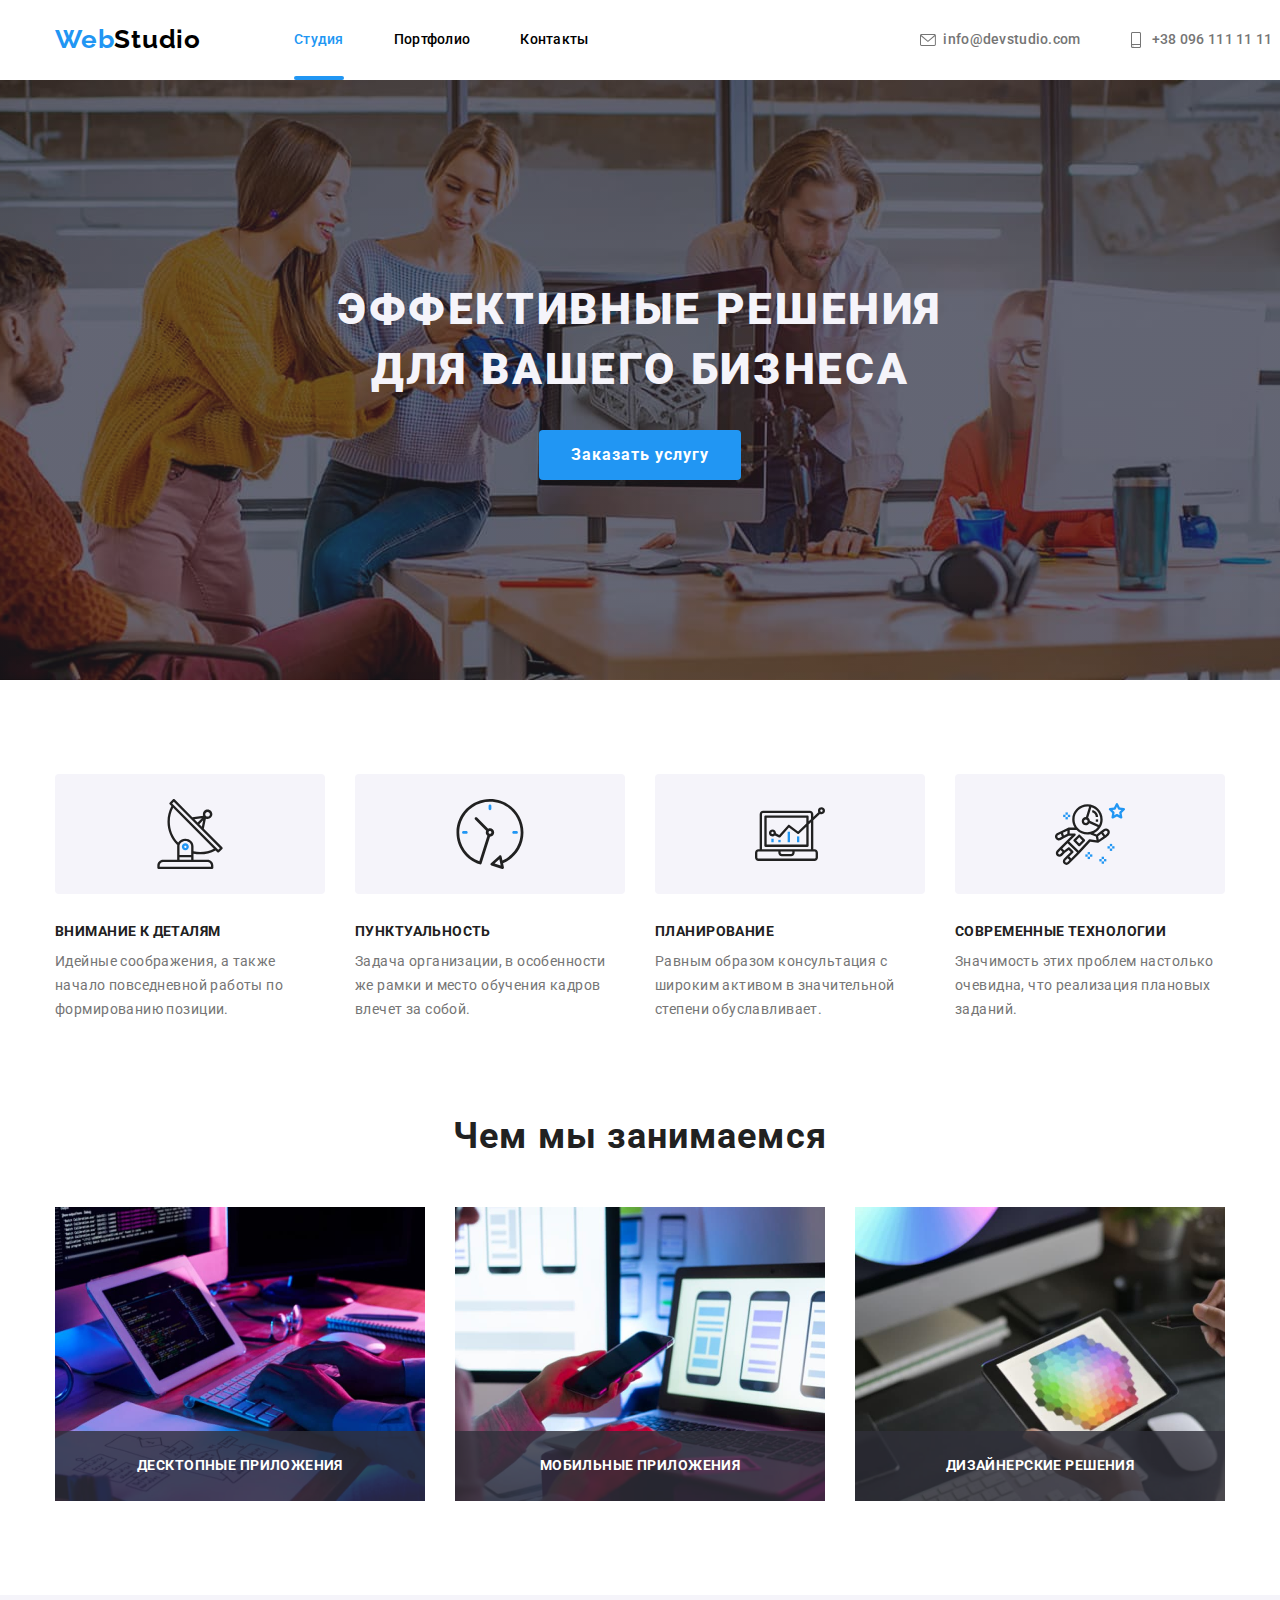
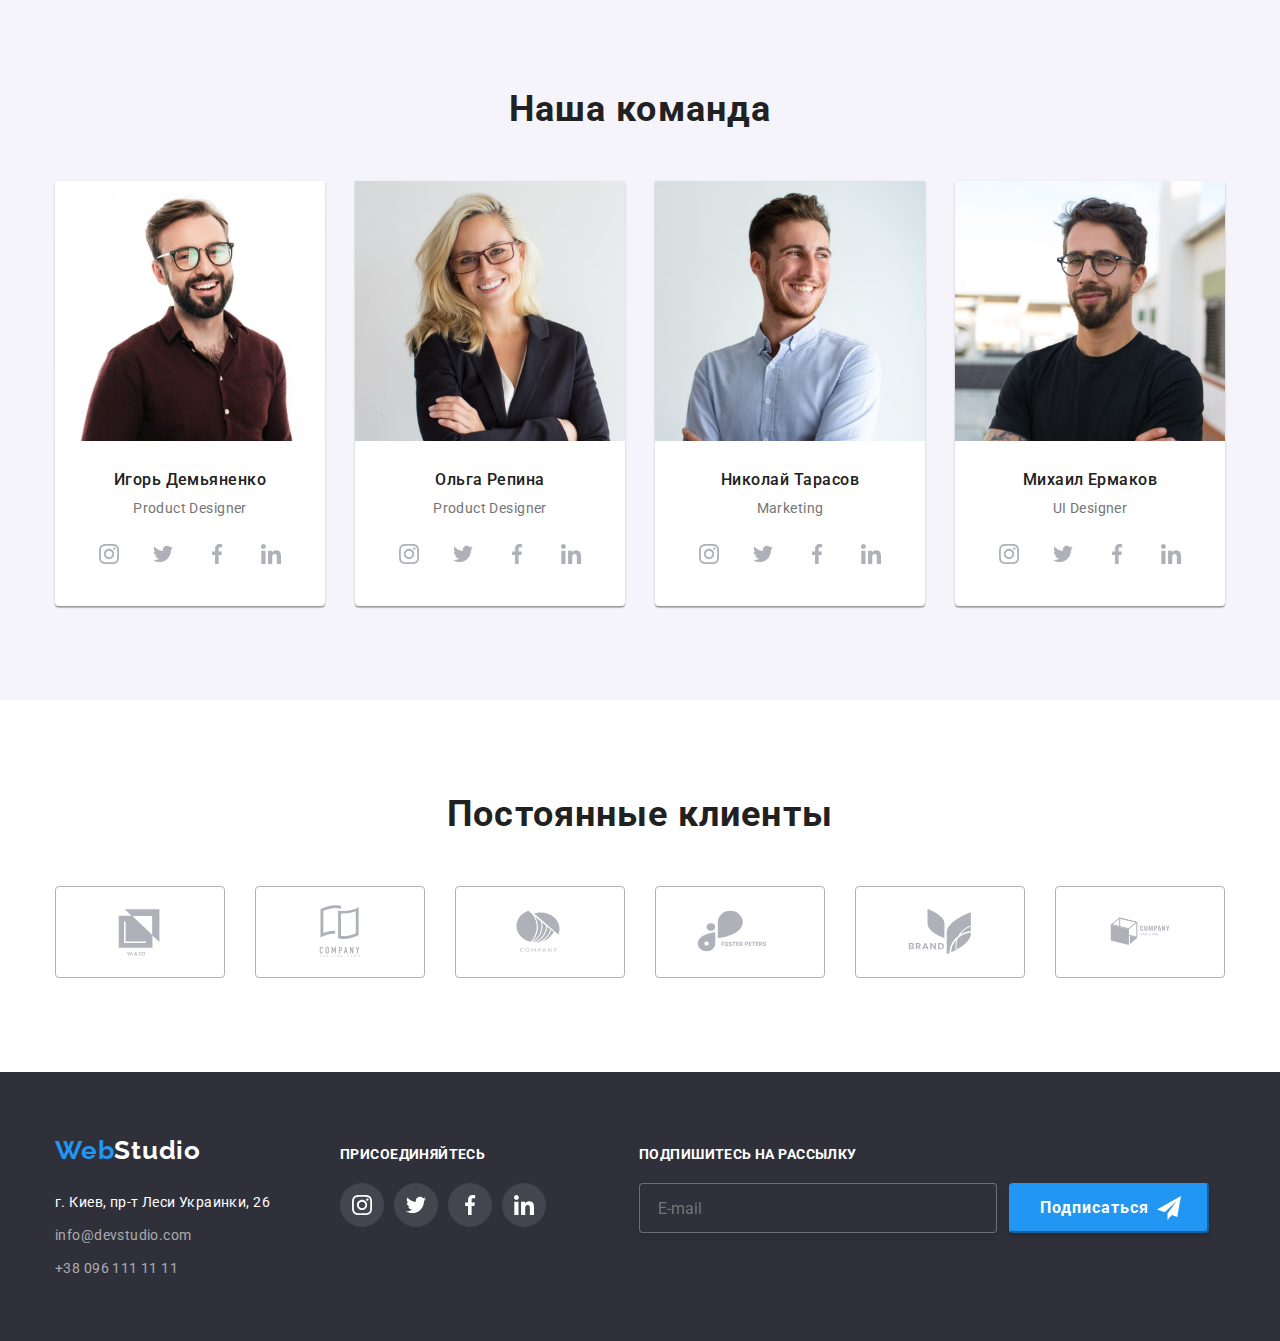
<file: index.html>
<!DOCTYPE html>
<html lang="ru">

<head>
    <meta charset="UTF-8">
    <meta http-equiv="X-UA-Compatible" content="IE=edge">
    <meta name="viewport" content="width=device-width, initial-scale=1.0">
    <title>Web Studio</title>
    <link rel="preconnect" href="https://fonts.googleapis.com">
    <link rel="preconnect" href="https://fonts.gstatic.com" crossorigin>
    <link
        href="https://fonts.googleapis.com/css2?family=Raleway:wght@700&family=Roboto:wght@400;500;700;900&display=swap"
        rel="stylesheet">
    <link rel="stylesheet"
        href="https://cdnjs.cloudflare.com/ajax/libs/modern-normalize/1.0.0/modern-normalize.min.css" />
    <link rel="stylesheet" href="./css/styles.css">
</head>

<body>
    <!--Header-->
    <header class="header line">
        <div class="head container">
            <nav class="header-nav">
                <a class="logo" href="./index.html"><span class="style-web">Web</span>Studio</a>
                <ul class="menu">
                    <li class="links-item"><a class="link-current" href="./index.html">Студия</a></li>
                    <li class="links-item"><a class="link" href="./portfolio.html">Портфолио</a></li>
                    <li class="links-item"><a class="link" href="#">Контакты</a></li>
                </ul>
            </nav>
            <ul class="contacts">
                <li class="links-item">
                    <a class="link-mail" href="mailto:info@devstudio.com"><svg class="mail-icon" width="16" height="12">
                            <use href="./images/icons.svg#icon-envelope"></use>
                        </svg>info@devstudio.com
                    </a>
                </li>
                <li class="links-item">
                    <a class="link-tel" href="tel:+380961111111"><svg class="tel-icon" width="10" height="16">
                            <use href="./images/icons.svg#icon-smartphone"></use>
                        </svg>+38 096 111 11 11
                    </a>
                </li>
            </ul>
        </div>
    </header>
    <!--MainText-->
    <main>
        <section class="hero section">
            <div class="main container">
                <h1 class="hero-text">Эффективные решения для вашего бизнеса</h1>
                <button class="button" type="button" data-modal-open>Заказать услугу</button>
            </div>
            <div class="backdrop is-hidden" data-modal>
                <div class="modal">
                    <button type="button" class="modal-close-btn" data-modal-close>
                        <svg class="icon-closeblack" width="18" height="18">
                            <use xlink:href="./images/icons.svg#icon-closeblack"></use>
                        </svg>
                    </button>
                    <p class="modal-title">Оставьте свои данные, мы вам перезвоним</p>
                    <form class="form" name="signup_form" autocomplete="on" novalidate>
                        <div class="form-group" role="group">
                        
                        <div class="modal-field">
                            <label for="user-name" class="modal-label">Имя</label>
                            <div class="modal-field-wrap">
                                <input 
                                class="modal-input" 
                                type="text" 
                                name="user-name" 
                                id="user-name"            
                                autofocus />
                                <svg class="modal-icon" width="18" height="18">
                                    <use href="./images/icons.svg#icon-person"></use>
                                </svg>
                            </div>
                        </div>
                        
                        <div class="modal-field">
                            <label for="user-tel" class="modal-label">Телефон</label>
                            <div class="modal-field-wrap">
                                <input 
                                class="modal-input" 
                                type="tel" 
                                name="phone_number" 
                                id="user-tel" />
                                <svg class="modal-icon" width="18" height="18">
                                    <use href="./images/icons.svg#icon-phone"></use>
                                </svg>
                            </div>
                        </div>
                        <div class="modal-field">
                            <label for="user-email" class="modal-label">Почта</label>
                            <div class="modal-field-wrap">
                                <input 
                                class="modal-input" 
                                type="email" 
                                name="e-mail" 
                                id="user-email"/>
                                <svg class="modal-icon" width="18" height="18">
                                    <use href="./images/icons.svg#icon-email"></use>
                                </svg>
                            </div>
                        </div>
                        <div class="modal-field">
                            <label for="feedback" class="modal-label">Комментарий</label>
                            <div class="modal-field-wrap">
                                <textarea 
                                class="modal-text" 
                                name="feedback" 
                                id="feedback" 
                                placeholder="Введите текст"
                                ></textarea>
                            </div>
                        </div>                
                        <div class="modal-field">
                            <input 
                            class="modal-check visually-hidden" 
                            type="checkbox" 
                            name="privacy" 
                            id="privacy" 
                            value="privacy" />
                            <label for="privacy" class="check-text">
                                <span>
                                    <svg class="check-icon" width="11" height="8">
                                        <use href="./images/icons.svg#icon-check"></use>
                                    </svg>
                                </span>Соглашаюсь с рассылкой и принимаю                   
                                <a href="" class="agreement">Условия договора</a>
                            </label>
                        </div>
                        
                        <button class="submit-btn" type="submit">Отправить</button>
                        </div>
                    </form>
                </div>
            </div>
        </section>
        <!--feature-->
        <section class="feature section">
            <div class="feature container">
                <h2 class="visually-hidden">Преимущества</h2>

                <ul class="feature-list">
                    
                    <li class="feature-item">
                        <div class="feature-icon-list">
                            <svg class="feature-icon" width="70" height="70">
                                <use href="./images/icons.svg#icon-antenna"></use></svg>
                        </div>
                        <h3 class="title">Внимание к деталям</h3>
                        <p class="text">Идейные соображения, а также начало повседневной работы по формированию позиции.
                        </p>
                    </li>
                    <li class="feature-item">
                        <div class="feature-icon-list">
                            <svg class="feature-icon" width="70" height="70">
                                <use href="./images/icons.svg#icon-clock"></use></svg>
                        </div>
                        <h3 class="title">Пунктуальность</h3>
                        <p class="text">Задача организации, в особенности же рамки и место обучения кадров влечет за
                            собой.
                        </p>
                    </li>
                    <li class="feature-item">
                        <div class="feature-icon-list">
                            <svg class="feature-icon" width="70" height="70">
                                <use href="./images/icons.svg#icon-diagram"></use></svg>
                        </div>
                        <h3 class="title">Планирование</h3>
                        <p class="text">Равным образом консультация с широким активом в значительной степени
                            обуславливает.
                        </p>
                    </li>
                    <li class="feature-item">
                        <div class="feature-icon-list">
                            <svg class="feature-icon" width="70" height="70">
                                <use href="./images/icons.svg#icon-astronaut"></use></svg>
                        </div>
                        <h3 class="title">Современные технологии</h3>
                        <p class="text">Значимость этих проблем настолько очевидна, что реализация плановых заданий.</p>
                    </li>
                </ul>
            </div>
        </section>
        <!--What-we-do-->
        <section class="project section">
            <div class="project container">
                <h2 class="project-title">Чем мы занимаемся</h2>
                <ul class="project-list">                    
                    <li class="project-item">
                        <div class="project-top-wrap">
                        <img src="./images/whatwedo1.jpg" alt="Десктопные приложения" width="370"
                            height="294">
                        <p class="project-top-text">Десктопные приложения</p>
                        </div>
                    </li>
                    <li class="project-item">
                        <div class="project-top-wrap">
                            <img src="./images/whatwedo2.jpg" alt="Мобильные приложения" width="370"
                            height="294">
                            <p class="project-top-text">Мобильные приложения</p>
                        </div>
                    </li>
                    <li class="project-item">
                        <div class="project-top-wrap">
                            <img src="./images/whatwedo3.jpg" alt="Дизайнерские решения" width="370"
                            height="294">
                            <p class="project-top-text">Дизайнерские решения</p>
                        </div>
                    </li>
                </ul>
            </div>
        </section>
        <!--OurTeam-->
        <section class="team section">
            <div class="team container">
                <h2 class="team-title">Наша команда</h2>
                <ul class="team-list">
                    <li class="team-item"><img class="team-img" src="./images/ihordemyanenko.jpg"
                            alt="первый член команды Игорь Демьяненко" width="270">
                        <h3 class="name-title">Игорь Демьяненко</h3>
                        <p class="position-text">Product Designer</p>
                        <div class="team-social">
                            <ul class="social-list">
                            <li class="social-item">
                                <a href="" class="team-social-link">
                                    <svg class="social-icon" width="20" height="20">
                                        <use href="./images/icons.svg#icon-instagram">
                                        </use>
                                    </svg>
                                </a>
                            </li>
                            <li class="social-item">
                                <a href="" class="team-social-link">
                                    <svg class="social-icon" width="20" height="20">
                                        <use href="./images/icons.svg#icon-twitter"></use>
                                    </svg>
                                </a>
                            </li>
                            <li class="social-item">
                                <a href="" class="team-social-link">
                                    <svg class="social-icon" width="20" height="20">
                                        <use href="./images/icons.svg#icon-facebook"></use>
                                    </svg>
                                </a>
                            </li>
                            <li class="social-item">
                                <a href="" class="team-social-link">
                                    <svg class="social-icon" width="20" height="20">
                                        <use href="./images/icons.svg#icon-linkedin"></use>
                                    </svg>
                                </a>
                            </li>
                            </ul>
                        </div>
                    </li>
                    <li class="team-item"><img class="team-img" src="./images/olharepina.jpg"
                            alt="второй член команды Ольга Репина" width="270">
                        <h3 class="name-title">Ольга Репина</h3>
                        <p class="position-text">Product Designer</p>
                        <div class="team-social">
                            <ul class="social-list">
                                <li class="social-item">
                                    <a href="" class="team-social-link">
                                        <svg class="social-icon" width="20" height="20">
                                            <use href="./images/icons.svg#icon-instagram"></use>
                                        </svg>
                                    </a>
                                </li>
                                <li class="social-item">
                                    <a href="" class="team-social-link">
                                        <svg class="social-icon" width="20" height="20">
                                            <use href="./images/icons.svg#icon-twitter"></use>
                                        </svg>
                                    </a>
                                </li>
                                <li class="social-item">
                                    <a href="" class="team-social-link">
                                        <svg class="social-icon" width="20" height="20">
                                            <use href="./images/icons.svg#icon-facebook"></use>
                                        </svg>
                                    </a>
                                </li>
                                <li class="social-item">
                                    <a href="" class="team-social-link">
                                        <svg class="social-icon" width="20" height="20">
                                            <use href="./images/icons.svg#icon-linkedin"></use>
                                        </svg>
                                    </a>
                                </li>
                            </ul>
                        </div>
                    </li>
                    <li class="team-item"><img class="team-img" src="./images/mykolatarasov.jpg"
                            alt="третий член команды Николай Тарасов" width="270">
                        <h3 class="name-title">Николай Тарасов</h3>
                        <p class="position-text">Marketing</p>
                        <div class="team-social">
                            <ul class="social-list">
                                <li class="social-item">
                                    <a href="" class="team-social-link">
                                        <svg class="social-icon" width="20" height="20">
                                            <use href="./images/icons.svg#icon-instagram"></use>
                                        </svg>
                                    </a>
                                </li>
                                <li class="social-item">
                                    <a href="" class="team-social-link">
                                        <svg class="social-icon" width="20" height="20">
                                            <use href="./images/icons.svg#icon-twitter"></use>
                                        </svg>
                                    </a>
                                </li>
                                <li class="social-item">
                                    <a href="" class="team-social-link">
                                        <svg class="social-icon" width="20" height="20">
                                            <use href="./images/icons.svg#icon-facebook"></use>
                                        </svg>
                                    </a>
                                </li>
                                <li class="social-item">
                                    <a href="" class="team-social-link">
                                        <svg class="social-icon" width="20" height="20">
                                            <use href="./images/icons.svg#icon-linkedin"></use>
                                        </svg>
                                    </a>
                                </li>
                            </ul>
                        </div>
                    </li>
                    <li class="team-item"><img class="team-img" src="./images/mihayloermakov.jpg"
                            alt="четвертый член команды Михаил Ермаков" width="270">
                        <h3 class="name-title">Михаил Ермаков</h3>
                        <p class="position-text">UI Designer</p>
                        <div class="team-social">
                            <ul class="social-list">
                                <li class="social-item">
                                    <a href="" class="team-social-link">
                                        <svg class="social-icon" width="20" height="20">
                                            <use href="./images/icons.svg#icon-instagram"></use>
                                        </svg>
                                    </a>
                                </li>
                                <li class="social-item">
                                    <a href="" class="team-social-link">
                                        <svg class="social-icon" width="20" height="20">
                                            <use href="./images/icons.svg#icon-twitter"></use>
                                        </svg>
                                    </a>
                                </li>
                                <li class="social-item">
                                    <a href="" class="team-social-link">
                                        <svg class="social-icon" width="20" height="20">
                                            <use href="./images/icons.svg#icon-facebook"></use>
                                        </svg>
                                    </a>
                                </li>
                                <li class="social-item">
                                    <a href="" class="team-social-link">
                                        <svg class="social-icon" width="20" height="20">
                                            <use href="./images/icons.svg#icon-linkedin"></use>
                                        </svg>
                                    </a>
                                </li>
                            </ul>
                        </div>
                    </li>
                </ul>
            </div>
        </section>
        <section class="clients section">
            <div class="clients container">
                <h2 class="clients-title">Постоянные клиенты</h2>
                    <ul class="clients-list">
                        <li class="clients-item">
                        <a href="" class="clients-link">
                            <svg class="clients-icon" width="106" height="60">
                                <use href="./images/icons.svg#icon-logocompany1"></use>
                            </svg>
                        </a>
                        </li>
                        <li class="clients-item">
                            <a href="" class="clients-link">
                                <svg class="clients-icon" width="106" height="60">
                                    <use href="./images/icons.svg#icon-logocompany2"></use>
                                </svg>
                            </a>
                        </li>
                        <li class="clients-item">
                            <a href="" class="clients-link">
                                <svg class="clients-icon" width="106" height="60">
                                    <use href="./images/icons.svg#icon-logocompany3"></use>
                                </svg>
                            </a>
                        </li>
                        <li class="clients-item">
                            <a href="" class="clients-link">
                                <svg class="clients-icon" width="106" height="60">
                                    <use href="./images/icons.svg#icon-logocompany4"></use>
                                </svg>
                            </a>
                        </li>
                        <li class="clients-item">
                            <a href="" class="clients-link">
                                <svg class="clients-icon" width="106" height="60">
                                    <use href="./images/icons.svg#icon-logocompany5"></use>
                                </svg>
                            </a>
                        </li>
                        <li class="clients-item">
                            <a href="" class="clients-link">
                                <svg class="clients-icon" width="106" height="60">
                                    <use href="./images/icons.svg#icon-logocompany6"></use>
                                </svg>
                            </a>
                        </li>
                    </ul>
                
            </div>
        </section>
    </main>
    <!--Footer-->
    <footer class="footer">
        <div class="footer container">
            <div class="footer-address"><a class="logo" href="./index.html"><span class="style-web">Web</span>Studio</a>
            <!--Address-->
            <address class="address-footer">
                <ul class="address-list">
                    <li class="address-item">
                        <a class="address-map"
                            href="https://www.google.com/maps/place/%D0%B1%D1%83%D0%BB.+%D0%9B%D0%B5%D1%81%D0%B8+%D0%A3%D0%BA%D1%80%D0%B0%D0%B8%D0%BD%D0%BA%D0%B8,+26,+%D0%9A%D0%B8%D0%B5%D0%B2,+02000/@50.4265807,30.5361971,17z/data=!3m1!4b1!4m5!3m4!1s0x40d4cf0e033ecbe9:0x57a4dffefec77da0!8m2!3d50.4265807!4d30.5383858">г.
                            Киев, пр-т Леси Украинки, 26</a>
                    </li>
                    <li class="address-item"><a class="address-mail"
                            href="mailto:info@devstudio.com">info@devstudio.com</a>
                    </li>
                    <li class="address-item"><a class="address-tel" href="tel:+380961111111">+38 096 111 11 11</a></li>
                </ul>                
            </address>
            </div>
            <div class="footer-social">
                <p class="footer-join">присоединяйтесь</p>
                <ul class="footer-social-list">
                    <li class="footer-social-item">
                        <a href="" class="footer-social-link">
                            <svg class="footer-social-icon" width="20" height="20">
                                <use href="./images/icons.svg#icon-instagram"></use>
                            </svg>
                        </a>
                    </li>
                    <li class="footer-social-item">
                        <a href="" class="footer-social-link">
                            <svg class="footer-social-icon" width="20" height="20">
                                <use href="./images/icons.svg#icon-twitter"></use>
                            </svg>
                        </a>
                    </li>
                    <li class="footer-social-item">
                        <a href="" class="footer-social-link">
                            <svg class="footer-social-icon" width="20" height="20">
                                <use href="./images/icons.svg#icon-facebook"></use>
                            </svg>
                        </a>
                    </li>
                    <li class="footer-social-item">
                        <a href="" class="footer-social-link">
                            <svg class="footer-social-icon" width="20" height="20">
                                <use href="./images/icons.svg#icon-linkedin"></use>
                            </svg>
                        </a>
                    </li>
                </ul>
            </div>
            <div class="subscription">
                <p class="footer-join">Подпишитесь на рассылку</p>
                <form>
                    <label 
                    for="footer-user-email" 
                    class="footer-label"
                    ></label>
                    <div class="footer-field-wrap">
                        <input 
                        class="footer-input" 
                        type="email" 
                        name="e-mail" 
                        id="footer-user-email"
                        placeholder="E-mail"
                        />
                        <div class="footer-submit">
                        <button class="footer-submit-btn" type="submit">Подписаться</button>
                        <svg class="footer-icon-send" width="24" height="24">
                            <use href="./images/icons.svg#icon-send"></use>
                        </svg>
                        </div>
                    </div>
                </form>
            </div>
        
        </div>
    </footer>
    
    <script src="./js/modal.js"></script>
</body>

</html>
</file>
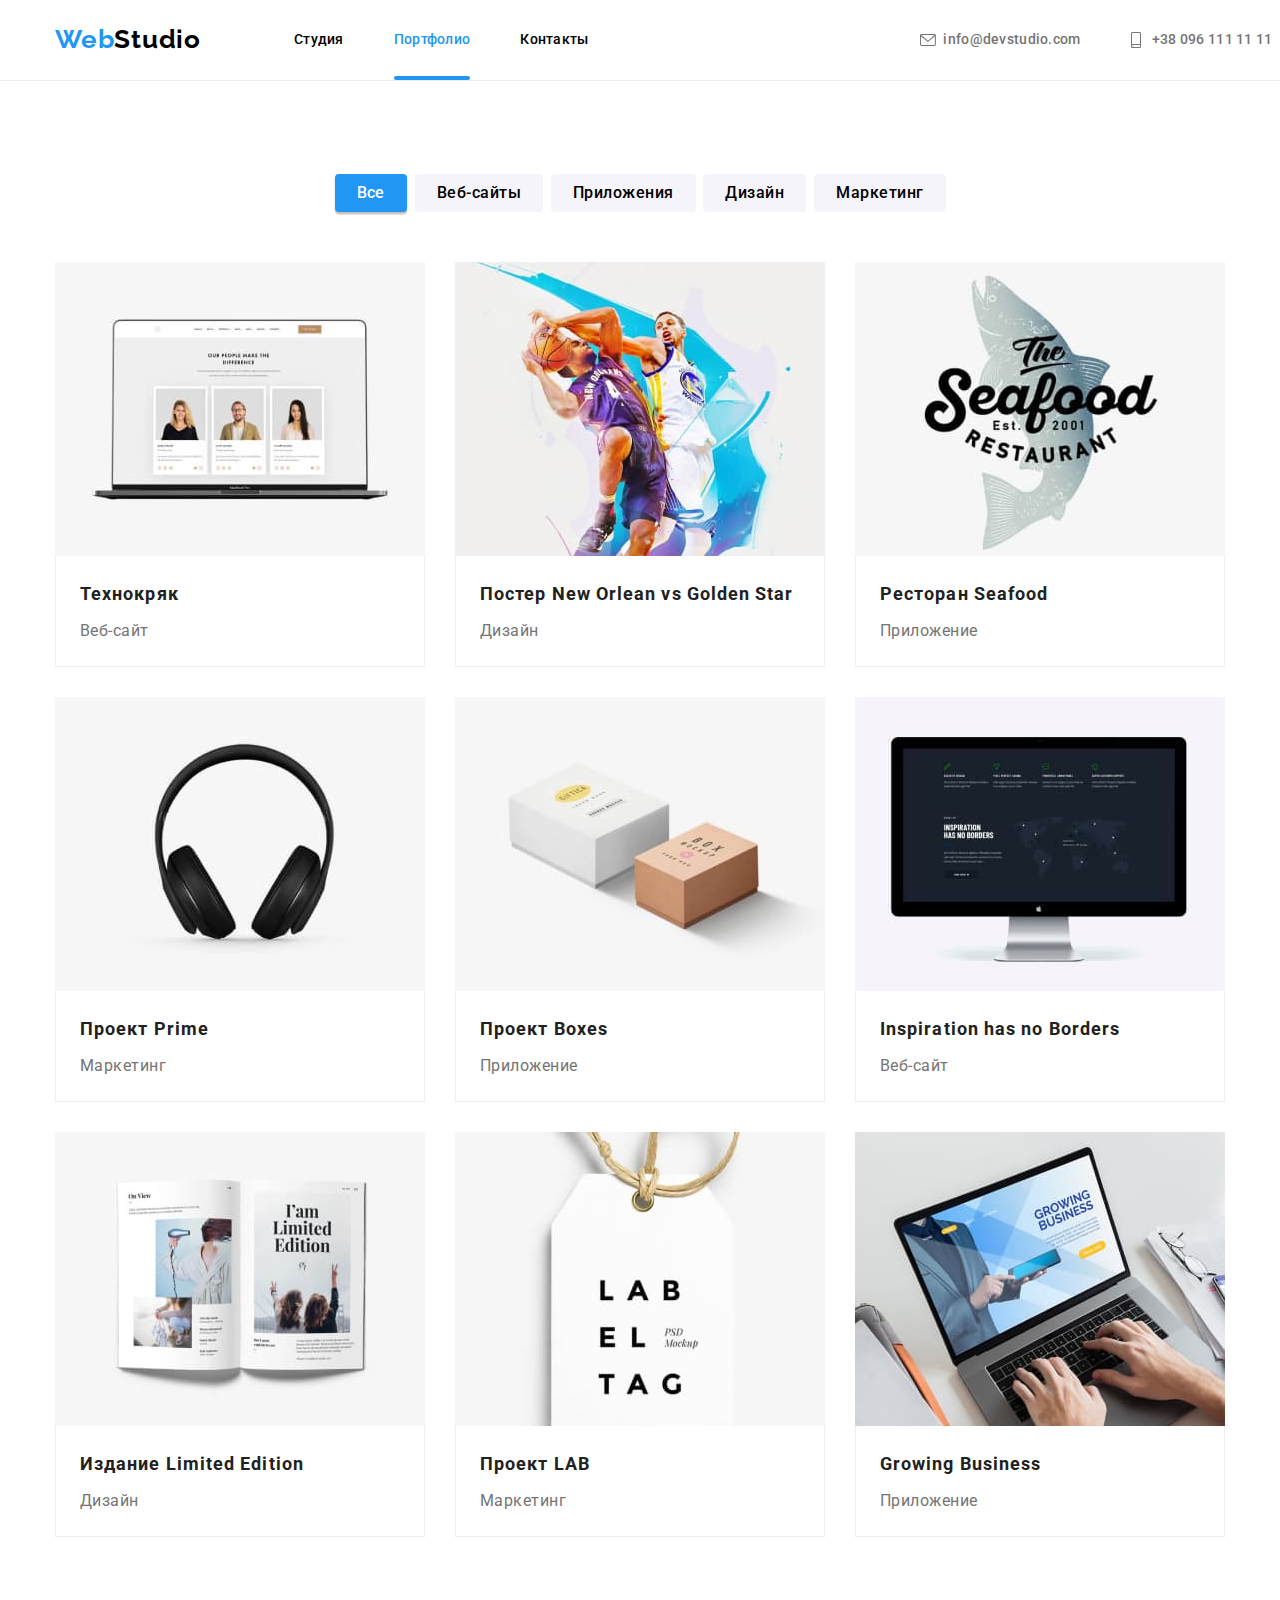
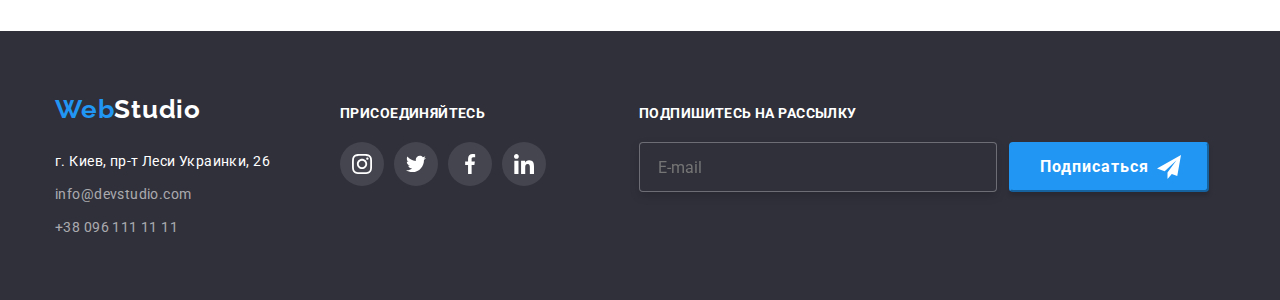
<file: portfolio.html>
<!DOCTYPE html>
<html lang="ru">

<head>
    <meta charset="UTF-8">
    <meta http-equiv="X-UA-Compatible" content="IE=edge">
    <meta name="viewport" content="width=device-width, initial-scale=1.0">
    <title>Portfolio</title>
    <link rel="preconnect" href="https://fonts.googleapis.com">
    <link rel="preconnect" href="https://fonts.gstatic.com" crossorigin>
    <link
        href="https://fonts.googleapis.com/css2?family=Raleway:wght@700&family=Roboto:wght@400;500;700;900&display=swap"
        rel="stylesheet">
    <link rel="stylesheet"
        href="https://cdnjs.cloudflare.com/ajax/libs/modern-normalize/1.0.0/modern-normalize.min.css" />
    <link rel="stylesheet" href="./css/styles.css">
</head>

<body>
    <!--Header-->
    <header class="header line">
        <div class="head container">
            <nav class="header-nav">
                <a class="logo" href="./index.html"><span class="style-web">Web</span>Studio</a>
                <ul class="menu">
                    <li class="links-item"><a class="link" href="./index.html">Студия</a></li>
                    <li class="links-item"><a class="link-current" href="./portfolio.html">Портфолио</a></li>
                    <li class="links-item"><a class="link" href="#">Контакты</a></li>
                </ul>
            </nav>
            <ul class="contacts">
                <li class="links-item">
                    <a class="link-mail" href="mailto:info@devstudio.com"><svg class="mail-icon" width="16" height="12">
                            <use href="./images/icons.svg#icon-envelope"></use>
                        </svg>info@devstudio.com
                    </a>
                </li>
                <li class="links-item">
                    <a class="link-tel" href="tel:+380961111111"><svg class="tel-icon" width="10" height="16">
                            <use href="./images/icons.svg#icon-smartphone"></use>
                        </svg>+38 096 111 11 11
                    </a>
                </li>
            </ul>
        </div>
    </header>
    <!--MainText-->
    <main>
        <section class="main section">
            <div class="portfolio container">
                <h1 class="visually-hidden">Портфолио</h1>
                <!-- Filters -->

                <ul class="filter">
                    <li class="filter-item"><button class="current-button" type="button">Все</button></li>
                    <li class="filter-item"><button class="filter-button" type="button">Веб-сайты</button></li>
                    <li class="filter-item"><button class="filter-button" type="button">Приложения</button></li>
                    <li class="filter-item"><button class="filter-button" type="button">Дизайн</button></li>
                    <li class="filter-item"><button class="filter-button" type="button">Маркетинг</button></li>
                </ul>

                <!-- Projects -->

                <ul class="portfolio-list">
                    <li class="portfolio-item p-one">
                        <div class="portfolio-top-wrap">
                            <img class="portfolio-img" src="./images/technocryack.jpg" alt="Проэкт веб-сайта Технокряк"
                            width="370" height="294">
                            <p class="portfolio-top-text">Ресурс предлагает комплексные предложения с разным уровнем функционала и сервисов. Все это позволит посетителю получить
                            исчерпывающие сведения о компании или частном лице</p>                         
                        </div>
                        <div class="portfolio-description">
                            <h2 class="portfolio-title">Технокряк</h2>
                            <p class="portfolio-text">Веб-сайт</p>
                        </div>
                    </li>
                    <li class="portfolio-item p-two">
                        <div class="portfolio-top-wrap">
                        <img class="portfolio-img" src="./images/goldenstar.jpg"
                            alt="Проэкт дизайна постера Новый Орлеан и Золотая звезда" width="370" height="294">
                            <p class="portfolio-top-text">Ресурс предлагает комплексные предложения с разным уровнем функционала и сервисов. Все это
                                позволит посетителю получить
                                исчерпывающие сведения о компании или частном лице</p>
                        </div>
                        <div class="portfolio-description">
                            <h2 class="portfolio-title">Постер New Orlean vs Golden Star</h2>
                            <p class="portfolio-text">Дизайн</p>
                        </div>
                    </li>
                    <li class="portfolio-item p-three">
                        <div class="portfolio-top-wrap">
                        <img class="portfolio-img" src="./images/seafood.jpg"
                            alt="Проэкт приложения для рыбного ресторана Сиафуд" width="370" height="294">
                            <p class="portfolio-top-text">Ресурс предлагает комплексные предложения с разным уровнем функционала и сервисов. Все это
                                позволит посетителю получить
                                исчерпывающие сведения о компании или частном лице</p>
                            </div>
                        <div class="portfolio-description">
                            <h2 class="portfolio-title">Ресторан Seafood</h2>
                            <p class="portfolio-text">Приложение</p>
                        </div>
                    </li>
                    <li class="portfolio-item p-four">
                        <div class="portfolio-top-wrap">
                        <img class="portfolio-img" src="./images/prime.jpg"
                            alt="Маркетинговый проэкт для компании Прайм" width="370" height="294">
                            <p class="portfolio-top-text">Ресурс предлагает комплексные предложения с разным уровнем функционала и сервисов. Все это
                                позволит посетителю получить
                                исчерпывающие сведения о компании или частном лице</p>
                        </div>
                        <div class="portfolio-description">
                            <h2 class="portfolio-title">Проект Prime</h2>
                            <p class="portfolio-text">Маркетинг</p>
                        </div>
                    </li>
                    <li class="portfolio-item p-five">
                        <div class="portfolio-top-wrap">
                        <img class="portfolio-img" src="./images/boxes.jpg" alt="Проэкт приложения Коробки" width="370"
                            height="294">
                            <p class="portfolio-top-text">Ресурс предлагает комплексные предложения с разным уровнем функционала и сервисов. Все это
                                позволит посетителю получить
                                исчерпывающие сведения о компании или частном лице</p>
                        </div>
                        <div class="portfolio-description">
                            <h2 class="portfolio-title">Проект Boxes</h2>
                            <p class="portfolio-text">Приложение</p>
                        </div>
                    </li>
                    <li class="portfolio-item p-six">
                        <div class="portfolio-top-wrap">
                        <img class="portfolio-img" src="./images/noborders.jpg"
                            alt="Проэкт для сайта Вдохновение не имеет границ" width="370" height="294">
                            <p class="portfolio-top-text">Ресурс предлагает комплексные предложения с разным уровнем функционала и сервисов. Все это
                                позволит посетителю получить
                                исчерпывающие сведения о компании или частном лице</p>
                        </div>
                        <div class="portfolio-description">
                            <h2 class="portfolio-title">Inspiration has no Borders</h2>
                            <p class="portfolio-text">Веб-сайт</p>
                        </div>
                    </li>
                    <li class="portfolio-item p-seven">
                        <div class="portfolio-top-wrap">
                        <img class="portfolio-img" src="./images/limitededition.jpg"
                            alt="Проэкт дизайна для издания Ограниченный выпуск" width="370" height="294">
                            <p class="portfolio-top-text">Ресурс предлагает комплексные предложения с разным уровнем функционала и сервисов. Все это
                                позволит посетителю получить
                                исчерпывающие сведения о компании или частном лице</p>
                        </div>
                        <div class="portfolio-description">
                            <h2 class="portfolio-title">Издание Limited Edition</h2>
                            <p class="portfolio-text">Дизайн</p>
                        </div>
                    </li>
                    <li class="portfolio-item p-eight">
                        <div class="portfolio-top-wrap">
                        <img class="portfolio-img" src="./images/lab.jpg"
                            alt="Маркетинговый проэкт для компании Лабораторный тег" width="370" height="294">
                            <p class="portfolio-top-text">Ресурс предлагает комплексные предложения с разным уровнем функционала и сервисов. Все это
                                позволит посетителю получить
                                исчерпывающие сведения о компании или частном лице</p>
                        </div>
                        <div class="portfolio-description">
                            <h2 class="portfolio-title">Проект LAB</h2>
                            <p class="portfolio-text">Маркетинг</p>
                        </div>
                    </li>
                    <li class="portfolio-item p-nine">
                        <div class="portfolio-top-wrap">
                        <img class="portfolio-img" src="./images/growingbusiness.jpg"
                            alt="Проэкт приложения для Роста бизнеса" width="370" height="294">
                            <p class="portfolio-top-text">Ресурс предлагает комплексные предложения с разным уровнем функционала и сервисов. Все это
                                позволит посетителю получить
                                исчерпывающие сведения о компании или частном лице</p>
                        </div>
                        <div class="portfolio-description">
                            <h2 class="portfolio-title">Growing Business</h2>
                            <p class="portfolio-text">Приложение</p>
                        </div>
                    </li>
                </ul>
            </div>
        </section>
    </main>
    <!--Footer-->
        <footer class="footer">
            <div class="footer container">
                <div class="footer-address"><a class="logo" href="./index.html"><span class="style-web">Web</span>Studio</a>
                    <!--Address-->
                    <address class="address-footer">
                        <ul class="address-list">
                            <li class="address-item">
                                <a class="address-map"
                                    href="https://www.google.com/maps/place/%D0%B1%D1%83%D0%BB.+%D0%9B%D0%B5%D1%81%D0%B8+%D0%A3%D0%BA%D1%80%D0%B0%D0%B8%D0%BD%D0%BA%D0%B8,+26,+%D0%9A%D0%B8%D0%B5%D0%B2,+02000/@50.4265807,30.5361971,17z/data=!3m1!4b1!4m5!3m4!1s0x40d4cf0e033ecbe9:0x57a4dffefec77da0!8m2!3d50.4265807!4d30.5383858">г.
                                    Киев, пр-т Леси Украинки, 26</a>
                            </li>
                            <li class="address-item"><a class="address-mail"
                                    href="mailto:info@devstudio.com">info@devstudio.com</a>
                            </li>
                            <li class="address-item"><a class="address-tel" href="tel:+380961111111">+38 096 111 11 11</a></li>
                        </ul>
                    </address>
                </div>
                <div class="footer-social">
                    <p class="footer-join">присоединяйтесь</p>
                    <ul class="footer-social-list">
                        <li class="footer-social-item">
                            <a href="" class="footer-social-link">
                                <svg class="footer-social-icon" width="20" height="20">
                                    <use href="./images/icons.svg#icon-instagram"></use>
                                </svg>
                            </a>
                        </li>
                        <li class="footer-social-item">
                            <a href="" class="footer-social-link">
                                <svg class="footer-social-icon" width="20" height="20">
                                    <use href="./images/icons.svg#icon-twitter"></use>
                                </svg>
                            </a>
                        </li>
                        <li class="footer-social-item">
                            <a href="" class="footer-social-link">
                                <svg class="footer-social-icon" width="20" height="20">
                                    <use href="./images/icons.svg#icon-facebook"></use>
                                </svg>
                            </a>
                        </li>
                        <li class="footer-social-item">
                            <a href="" class="footer-social-link">
                                <svg class="footer-social-icon" width="20" height="20">
                                    <use href="./images/icons.svg#icon-linkedin"></use>
                                </svg>
                            </a>
                        </li>
                    </ul>
                </div>
                <div class="subscription">
                    <p class="footer-join">Подпишитесь на рассылку</p>
                    <form>
                        <label for="footer-user-email" class="footer-label"></label>
                        <div class="footer-field-wrap">
                            <input class="footer-input" type="email" name="e-mail" id="footer-user-email"
                                placeholder="E-mail" />
                            <div class="footer-submit">
                                <button class="footer-submit-btn" type="submit">Подписаться</button>
                                <svg class="footer-icon-send" width="24" height="24">
                                    <use href="./images/icons.svg#icon-send"></use>
                                </svg>
                            </div>
                        </div>
                    </form>
                </div>
        
            </div>
        </footer>
</body>

</html>
</file>
<file: css/styles.css>
:root {
--text-color: #000;
--hero-text: #FFFFFF;
--title: #212121;
--background-color: #FFFFFF;
--background-secondary: #E5E5E5;
--brand-color: #2196F3;
--button-color: #F5F4FA;
--secondary-text: #757575;
--hero-footer-bg: #2F303A;
}
/* outline: 2px solid tomato; */

html {
box-sizing: border-box;
}
*,
*::before,
*::after {
box-sizing: inherit;
}
body {
font-family: 'Roboto', sans-serif;
background-color: var(--background-color);
color: var(--text-color);
}
h1, h2, h3, h4, h5, h6, p {
margin: 0;
}
ul {
margin: 0;
padding-left: 0;
}
img {
display: block;
}
li {
list-style: none;
}
.section {
padding-top: 94px;
padding-bottom: 94px;
margin: 0 auto;
/* cheking section border */
/* outline: 2px solid green; */
}
.container {
width: 1200px;
padding: 0 15px;
margin: 0 auto;
/* cheking container border */
/* outline: 2px solid tomato; */
}

.visually-hidden {
position: absolute;
white-space: nowrap;
width: 1px;
height: 1px;
overflow: hidden;
border: 0;
padding: 0;
clip: rect(0 0 0 0);
clip-path: inset(50%);
margin: -1px;
}

/* <----------Header-----------> */
.header {
background-color: var(--background-color);
}
.head.container {
display: flex;
}
.header.line {
border-bottom-width: 1px;
border-bottom-style: solid;
border-bottom-color: #ECECEC;
margin-bottom: -1px;
}
/* Header navigation */
.header-nav {
display: flex;
align-items: center;
justify-content: flex-start;
}
/* logo */
.logo {
padding-top: 24px;
padding-bottom: 25px;
font-family: 'Raleway';
font-weight: 700;
font-size: 26px;
line-height: 1.19;
letter-spacing: 0.03em;
color: var(--text-color);
text-decoration: none;
}

.style-web {
color: var(--brand-color);
}

/* Main menu nav */
.menu {
display: flex;
margin-left: 93px;
font-weight: 500;
font-size: 14px;
line-height: 1.14;
letter-spacing: 0.02em;
}

.menu>.links-item:not(:last-child),
.contacts>.links-item:not(:last-child) {
margin-right: 50px;
}
.links-item{
position: relative;
}
.link-current,
.link {
display: block;
padding-top: 32px;
padding-bottom: 32px;
text-decoration: none;
transition: background-color 250ms cubic-bezier(0.4, 0, 0.2, 1);
}

.link {
color: var(--text-color);
transition: color 250ms, cubic-bezier(0.4, 0, 0.2, 1);
}
.link-current::after,
.link:hover::after,
.link:focus::after{
content: "";
position: absolute;
bottom: 0;
left: 0;
width: 100%;
height: 4px;
background-color: var(--brand-color);
border-radius: 4px;
display: block;
}
.link:hover,
.link:focus {
color: var(--brand-color);
}
.link-current {
color: var(--brand-color);
}

/* contacts */
.contacts {
display: flex;
margin-left: 331px;
}
.link-tel:hover,
.link-tel:focus,
.link-mail:hover,
.link-mail:focus{
color: var(--brand-color);
fill:var(--brand-color);
}
.link-mail{
width: 161px;
}
.link-tel{
width: 142px;
}
.link-mail, .link-tel {
padding-top: 32px;
padding-bottom: 32px;
display: flex;
align-items: center;
justify-content: space-between;
font-weight: 500;
font-size: 14px;
line-height: 1.14;
letter-spacing: 0.02em;
color: var(--secondary-text);
fill:var(--secondary-text);
text-decoration: none;
transition: color 250ms, fill 250ms, 
cubic-bezier(0.4, 0, 0.2, 1);
}
.mail-icon{
align-items: baseline;
}

/* <-----Main content-------> */

/* <-------Hero section------> */
.hero.section {
background-color: #757575;
background: linear-gradient(to bottom right, rgba(47, 48, 58, 0.4), rgba(47, 48, 58, 0.4)), url(../images/heroimg.jpg);
background-repeat: no-repeat;
background-position: center;
background-size: cover;
max-width: 1600px;
}
.main.container {
text-align: center;
}
.hero-text {
margin: 0 auto;
padding-top: 106px;
padding-bottom: 30px;
width: 696px;
/* text-align: center; */
color: var(--button-color);
font-weight: 900;
font-size: 44px;
line-height: 1.36;
letter-spacing: 0.06em;
text-transform: uppercase;
}

/* button order*/
.button {
padding: 10px 32px;
margin-bottom: 106px;
/* text-align: center; */
font-weight: 700;
font-size: 16px;
line-height: 1.88;
letter-spacing: 0.06em;
background-color: var(--brand-color);
color: var(--hero-text);
border-radius: 4px;
border: transparent;
transition: background-color 250ms cubic-bezier(0.4, 0, 0.2, 1), 
box-shadow 250ms cubic-bezier(0.4, 0, 0.2, 1);
}

.button:hover,
.button:focus {
background-color: #188CE8;
box-shadow: 0px 4px 4px rgba(0, 0, 0, 0.15);
cursor: pointer;
}

/* <--------Feature section------------> */
.feature-list {
display: flex;
justify-content: space-between;
}

/* Feature item content */
.feature-item {
width: 270px;
}
.feature-icon-list{
margin-bottom: 30px;
width: 270px;
height: 120px;
display: flex;
align-items: center;
justify-content: center;
background-color: var(--button-color);
border-radius: 4px;
}
/* .feature-icon{
display: flex;
align-items: center;
justify-content: center;
} */
.title {
padding-bottom: 10px;
font-family: 'Roboto';
font-weight: 700;
font-size: 14px;
line-height: 1.14;
letter-spacing: 0.03em;
text-transform: uppercase;
color: var(--title);
}

.text {
font-size: 14px;
line-height: 1.71;
letter-spacing: 0.03em;
color: var(--secondary-text);
}

/* <--What-we-do Project section--> */
.project.section{
padding-top: 0;
}
.project-title,
.team-title {
font-weight: 700;
font-size: 36px;
line-height: 1.16;
text-align: center;
letter-spacing: 0.03em;
color: var(--title);
}
/* /-----------project list/-------- */
.project-list {
display: flex;
justify-content: space-between;
padding-top: 50px;}
.project-item{
z-index: -1;
}
/* /-----project-top-wrap-----/ */
.project-top-wrap{
position: relative;
width: 100%;
min-height: 70px;
display: flex;
}
.project-top-text{
position: absolute;
bottom: 0;
width: 100%;
min-height: 70px;
display: flex;
justify-content: center;
align-items: center;
font-weight: 700;
font-size: 14px;
line-height: 1.14;
/* text-align: center; */
letter-spacing: 0.03em;
text-transform: uppercase;
background-color: rgba(47, 48, 58, 0.8);
color: #FFFFFF;
}

/*-------- Our team section ---------- */
.team.section {
padding-top: 0;
background-color: var(--button-color);
}
.team-title {
padding-top: 94px;
}
.team-list {
padding-top: 50px;
display: flex;
justify-content: space-between;
}
.team-item {
background-color: var(--background-color);
box-shadow: 0px 1px 3px rgba(0, 0, 0, 0.12),
        0px 1px 1px rgba(0, 0, 0, 0.14),
        0px 2px 1px rgba(0, 0, 0, 0.2);
border-radius: 0px 0px 4px 4px;
}

/* Team item ::content */
.team-img {
padding-bottom: 30px;
border-radius: 0px;
}
.name-title {
padding-bottom: 10px;
font-weight: 500;
font-size: 16px;
line-height: 1.18;
text-align: center;
letter-spacing: 0.03em;
color: var(--title);
}
.position-text {
padding-bottom: 16px;
font-size: 14px;
line-height: 1.18;
letter-spacing: 0.03em;
color: var(--secondary-text);
text-align: center;
}
/* <---Social link list---> */
.team-social{
margin-bottom: 30px;
margin-left: auto;
margin-right: auto;
width: 206px;
height: 44px;

}
.social-list{
display: flex;

}
.social-item{
width: 44px;
height: 44px;
border-radius: 50%;
/* transition: background-color 250ms cubic-bezier(0.4, 0, 0.2, 1), 
fill 250ms cubic-bezier(0.4, 0, 0.2, 1); */
}
.social-item:not(:last-child) {
margin-right:10px;
}
.team-social-link {
width: 44px;
height: 44px;
display: flex;
align-items: center;
justify-content: center;
border-radius: 50%;
fill: var(--background-color);
transition: background-color 250ms cubic-bezier(0.4, 0, 0.2, 1),
fill 250ms cubic-bezier(0.4, 0, 0.2, 1);
outline: none;
/* transition: fill 250ms cubic-bezier(0.4, 0, 0.2, 1); */
}
.team-social-link:hover,
.team-social-link:focus {
background-color: var(--brand-color);
fill: var(--background-color);
/* outline: none; */
}

.team-social-link:hover .social-icon,
.team-social-link:focus .social-icon {
background-color: var(--brand-color);
fill: var(--background-color);
}

.social-icon{
fill:#AFB1B8;
transition: background-color 250ms cubic-bezier(0.4, 0, 0.2, 1),
fill 250ms cubic-bezier(0.4, 0, 0.2, 1);
}

/* <-----------Clients section------------> */

.clients-title{
margin-bottom: 50px;
font-weight: 700;
font-size: 36px;
line-height: 1.16;
text-align: center;
letter-spacing: 0.03em;
color: #212121;
}
.clients-list{
display:flex;
align-items: center;
justify-content: space-between;
}
.clients-link{
width: 170px;
height: 92px;
display: flex;
align-items: center;
justify-content: center;
border: 1px solid #AFB1B8;
border-radius: 4px;
outline: none;
transition: border 250ms cubic-bezier(0.4, 0, 0.2, 1),
fill 250ms cubic-bezier(0.4, 0, 0.2, 1);
}
.clients-link:hover,
.clients-link:focus {
border: 1px solid #2196F3;
fill: var(--brand-color);

}

.clients-link:hover .clients-icon,
.clients-link:focus .clients-icon {
fill: var(--brand-color);
}

.clients-icon {
fill: #AFB1B8;
transition: fill 250ms, cubic-bezier(0.4, 0, 0.2, 1);
}

/* -------Footer---------- */
.footer {
background-color: var(--hero-footer-bg);
}

/* Footer logo */
.footer.container{
display: flex;
align-items: baseline
}
.footer .logo {
display: inline-block;
padding-top: 60px;
color: var(--hero-text);
font-family: 'Raleway';
font-weight: 700;
font-size: 26px;
line-height: 1.19;
letter-spacing: 0.03em;
color: var(--hero-text);
text-decoration: none;
}
/* address */
.address-footer {
font-size: 14px;
line-height: 1.71;
letter-spacing: 0.03em;
}
.address-list {
padding-bottom: 60px;
}
.address-list>.address-item:not(:last-child) {
margin-bottom: 9px;
}
.address-mail:hover,
.address-mail:focus,
.address-tel:hover,
.address-tel:focus {
color: var(--brand-color);
}
.address-map,
.address-mail,
.address-tel {
color: var(--hero-text);
text-decoration: none;
font-style: normal;
}
.address-mail,
.address-tel {
color: rgba(255, 255, 255, 0.6);
transition: color 250ms cubic-bezier(0.4, 0, 0.2, 1);}

/* <--Social join list---------> */
.footer-social{
margin-left: 70px;
padding-top: 75px;
/* width: 206px;
height: 80px; */
}
.footer-join{
display: flex;
align-items: flex-start;
font-weight: 700;
font-size: 14px;
line-height: 1.14;
letter-spacing: 0.03em;
text-transform: uppercase;
font-style: normal;
color: var(--background-color);
}

.footer-social-list {
display: flex;
}
.footer-social-item:not(:last-child) {
margin-right: 10px;
}
.footer-social-link {
width: 44px;
height: 44px;
display: flex;
align-items: center;
justify-content: center;
background: rgba(255, 255, 255, 0.1);
border-radius: 50%;
outline: none;
fill: var(--background-color);
transition: background-color 250ms cubic-bezier(0.4, 0, 0.2, 1),
fill 250ms cubic-bezier(0.4, 0, 0.2, 1);
}
.footer-social-link:hover,
.footer-social-link:focus {
background-color: var(--brand-color);
fill: var(--background-color);

}
.footer-social-icon {
fill: var(--background-color);
}
.subscription{
margin-left: 93px;

}
.footer-join{
margin-bottom: 20px;
}
.footer-field-wrap{
display: flex;
}
.footer-input{
padding-left: 18px;
width: 358px;
height: 50px;
align-items: center;
background: var(--hero-footer-bg);
border: 1px solid rgba(255, 255, 255, 0.3);
filter: drop-shadow(0px 4px 4px rgba(0, 0, 0, 0.15));
border-radius: 4px;
outline: none;
}
.footer-input:focus {
        border: 1px solid var(--brand-color);
}
.footer-submit{
position: relative;
margin-left: 12px;

}
.footer-submit-btn {
padding-left: 29px;
width: 200px;
height: 50px;
display: flex;
align-items: center;
font-weight: 700;
font-size: 16px;
line-height: 1.88;
letter-spacing: 0.06em;
background: var(--brand-color);
border-color: var(--brand-color);
color: #FFFFFF;
box-shadow: 0px 4px 4px rgba(0, 0, 0, 0.15);
border-radius: 4px;}

.footer-icon-send{
position: absolute;
top:13px;
right: 28px;
}


/*----- PORTFOLIO----------*/

/* filters */
.filter {
margin: 0 auto;
margin-bottom: 50px;
display: flex;
justify-content: space-between;
max-width: 611px;
}

/* .filter>.filter-item:not(:last-child) 
{padding-right: 8px;} */

.filter-button,
.current-button {padding: 6px 22px;
font-family: inherit;
font-weight: 500;
font-size: 16px;
line-height: 1.62;
letter-spacing: 0.03em;
background: var(--button-color);
border-radius: 4px;
border: transparent;
transition: color 250ms cubic-bezier(0.4, 0, 0.2, 1), 
background-color 250ms cubic-bezier(0.4, 0, 0.2, 1), 
box-shadow 250ms cubic-bezier(0.4, 0, 0.2, 1);
}
.filter-button {border-color: var(--button-color);}
.filter-button:hover,
.filter-button:focus,
.current-button,
.current-button:hover,
.current-button:focus{
background-color: var(--brand-color);
color: var(--hero-text);
box-shadow: 0px 3px 1px rgba(0, 0, 0, 0.1),
0px 1px 2px rgba(0, 0, 0, 0.08),
0px 2px 2px rgba(0, 0, 0, 0.12);
cursor: pointer;}

/*------- portfolio-list----------- */
.portfolio-list {
display: flex;
flex-wrap: wrap;
justify-content: space-between;}
.portfolio-list>.portfolio-item:not(:last-child) {
margin-bottom: 30px;
}
.portfolio-list>.portfolio-item:nth-child(n+7) {
margin-bottom: 0px;
}

.portfolio-top-wrap{ 
position: relative;
overflow: hidden;
}
.portfolio-top-text{
position: absolute;
width: 100%;
height: 100%;
top: 0;
padding: 63px 24px;
font-size: 18px;
line-height: 1.56;
letter-spacing: 0.03em;
color: var(--hero-text);
background: rgba(33, 150, 243, 0.9);
transform: translateY(100%);
transition: transform 250ms cubic-bezier(0.4, 0, 0.2, 1);
}
.portfolio-item:hover .portfolio-top-text,
.portfolio-item:focus .portfolio-top-text {
transform: translateY(0%);
transition: transform 250ms cubic-bezier(0.4, 0, 0.2, 1);
/* overflow:scroll; */
}

.portfolio-description {
padding: 20px 24px;
border: 1px solid #EEEEEE;
border-top: 0;
}
.portfolio-item {
display: inline-block;
background: #FFFFFF;
border: 1px solid #EEEEEE;
border: transparent;
box-sizing: border-box;
transition: box-shadow 250ms cubic-bezier(0.4, 0, 0.2, 1);
}
.portfolio-item:hover,
.portfolio-item:focus{
box-shadow: 0px 1px 1px rgba(0, 0, 0, 0.12), 
0px 4px 4px rgba(0, 0, 0, 0.06), 
1px 4px 6px rgba(0, 0, 0, 0.16);
}
.portfolio-title {
margin-bottom: 4px;
font-weight: 700;
font-size: 18px;
line-height: 2.0;
letter-spacing: 0.06em;
color: var(--title);
}
.portfolio-text {
font-size: 16px;
line-height: 1.88;
letter-spacing: 0.03em;
color: var(--secondary-text);
}
/* <-----MODAL WINDOW---------------> */
.backdrop {
position: fixed;
top: 0;
width: 100vw;
height: 100vh;
background-color: rgba(0, 0, 0, 0.2);
/* transform: opacity(.1); */
transition: opacity 250ms cubic-bezier(0.4, 0, 0.2, 1), 
visibility 250ms cubic-bezier(0.4, 0, 0.2, 1);
}
.backdrop.is-hidden .modal{
transform: translate(-50%, -50%) scale(0.5);
}
.modal {
position: absolute;
padding: 40px;
top: 50%;
left: 50%;
width: 528px;
min-height: 581px;
background-color: var(--background-color);
border-radius: 5px;
transform: translate(-50%, -50%) scale(1);
transition: transform 250ms cubic-bezier(0.4, 0, 0.2, 1), 
opacity 250ms cubic-bezier(0.4, 0, 0.2, 1);
z-index: 1;
}
.modal-close-btn {

width: 18px;
height: 18px;
border: none;
border-radius: 50%;
display: flex;
justify-content: center;
align-items: center;
position: absolute;
top: 8px;
right: 8px;

/* transform: scale(1);
transition: transform 250ms cubic-bezier(0.4, 0, 0.2, 1); */
cursor: pointer;
}

.is-hidden {
opacity: 0;
pointer-events: none;
visibility: hidden;
}
.icon-closeblack{
position: absolute;
top: 0px;
right: 0px;
background: var(--background-color);
fill: var(--text-color);
border: 1px solid rgba(0, 0, 0, 0.1);
border-radius: 50%;
transition: fill 250ms cubic-bezier(0.4, 0, 0.2, 1);
}
.icon-closeblack:hover,
.icon-closeblack:focus {
fill: var(--brand-color);
}

/* <------Styles input forms---> */

.form-group {
display: flex;
flex-direction: column;     
}

.modal-title{
margin-bottom: 12px;
font-weight: 700;
font-size: 20px;
line-height: 1.15;
text-align: center;
letter-spacing: 0.03em;
color: #212121;
}
.modal-field{
margin-bottom: 10px;
color: #757575;
}
.modal-field-wrap{
position: relative;
}
.modal-label{
font-size: 12px;
line-height: 1.17;
letter-spacing: 0.01em;        
color: var(--secondary-text);
}

.modal-input{
padding-left: 42px;
width: 100%;
height: 40px;
border: 1px solid rgba(33, 33, 33, 0.2);
border-radius: 4px;
outline: none;
transition: border 250ms cubic-bezier(0.4, 0, 0.2, 1),
fill 250ms cubic-bezier(0.4, 0, 0.2, 1);
}
.modal-input:focus,
.modal-text:focus {
border: 1px solid var(--brand-color);
}
.modal-input:focus+.modal-icon {
fill: var(--brand-color);
}
.modal-icon{
position: absolute;
left: 12px;
top: 50%;
transform: translateY(-50%);
transition: fill 250ms cubic-bezier(0.4, 0, 0.2, 1);
}
.modal-text{
padding: 12px 16px;
margin-bottom: 10px;
width: 100%;
height: 120px;
border: 1px solid rgba(33, 33, 33, 0.2);
border-radius: 4px;
resize: none;
outline: none;
font-size: 14px;
line-height: 1.17;
letter-spacing: 0.01em;
color: rgba(117, 117, 117, 0.5);
transition: border 250ms cubic-bezier(0.4, 0, 0.2, 1);
}
.check-text {
display: flex;
align-items: center;
justify-content: center;
font-size: 14px;
line-height: 1.71;
letter-spacing: 0.03em;
color: #757575;
}
.check-text span {
width: 16px;
height: 15px;
border: 2px solid #303030;
border-radius: 2px;
margin-right: 7px;
display: flex;
align-items: center;
justify-content: center;
}
.check-icon {
fill: transparent;

}
.modal-check:checked+.check-text span {
background-color: var(--brand-color);
border: none;
}

.modal-check:checked+.check-text .check-icon {
fill: #ffffff;
}
.agreement{
color: var(--brand-color);
margin-left: 4px;
}
.submit-btn{
width: 200px;
height: 50px;
margin: 0 auto;
font-weight: 700;
font-size: 16px;
line-height: 1.88;
letter-spacing: 0.06em;
background: var(--brand-color);
border-color: var(--brand-color);
color: #FFFFFF;
box-shadow: 0px 4px 4px rgba(0, 0, 0, 0.15);
border-radius: 4px;
transition: background-color 250ms cubic-bezier(0.4, 0, 0.2, 1),
border-color 250ms cubic-bezier(0.4, 0, 0.2, 1);
}
.submit-btn:hover,
.submit-btn:focus{
background-color: #188CE8;
border-color: #188CE8;
}
</file>
